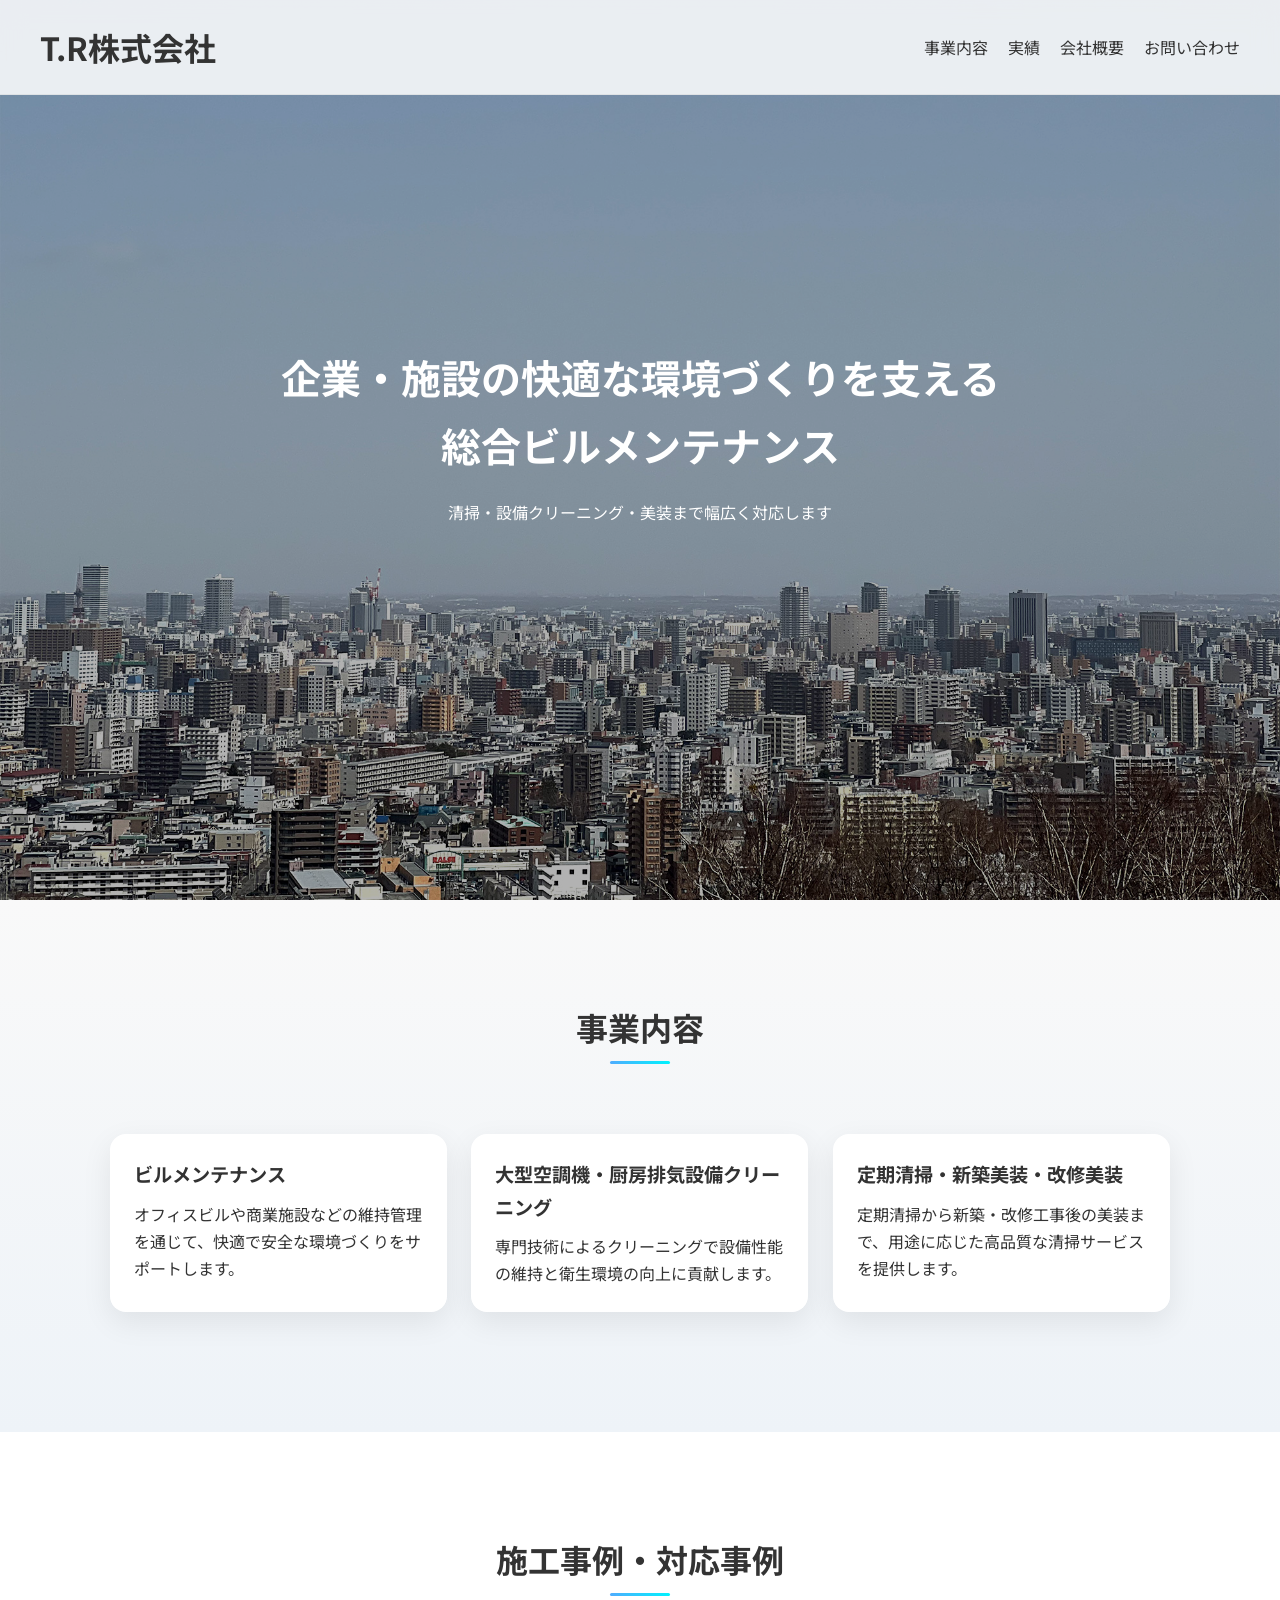
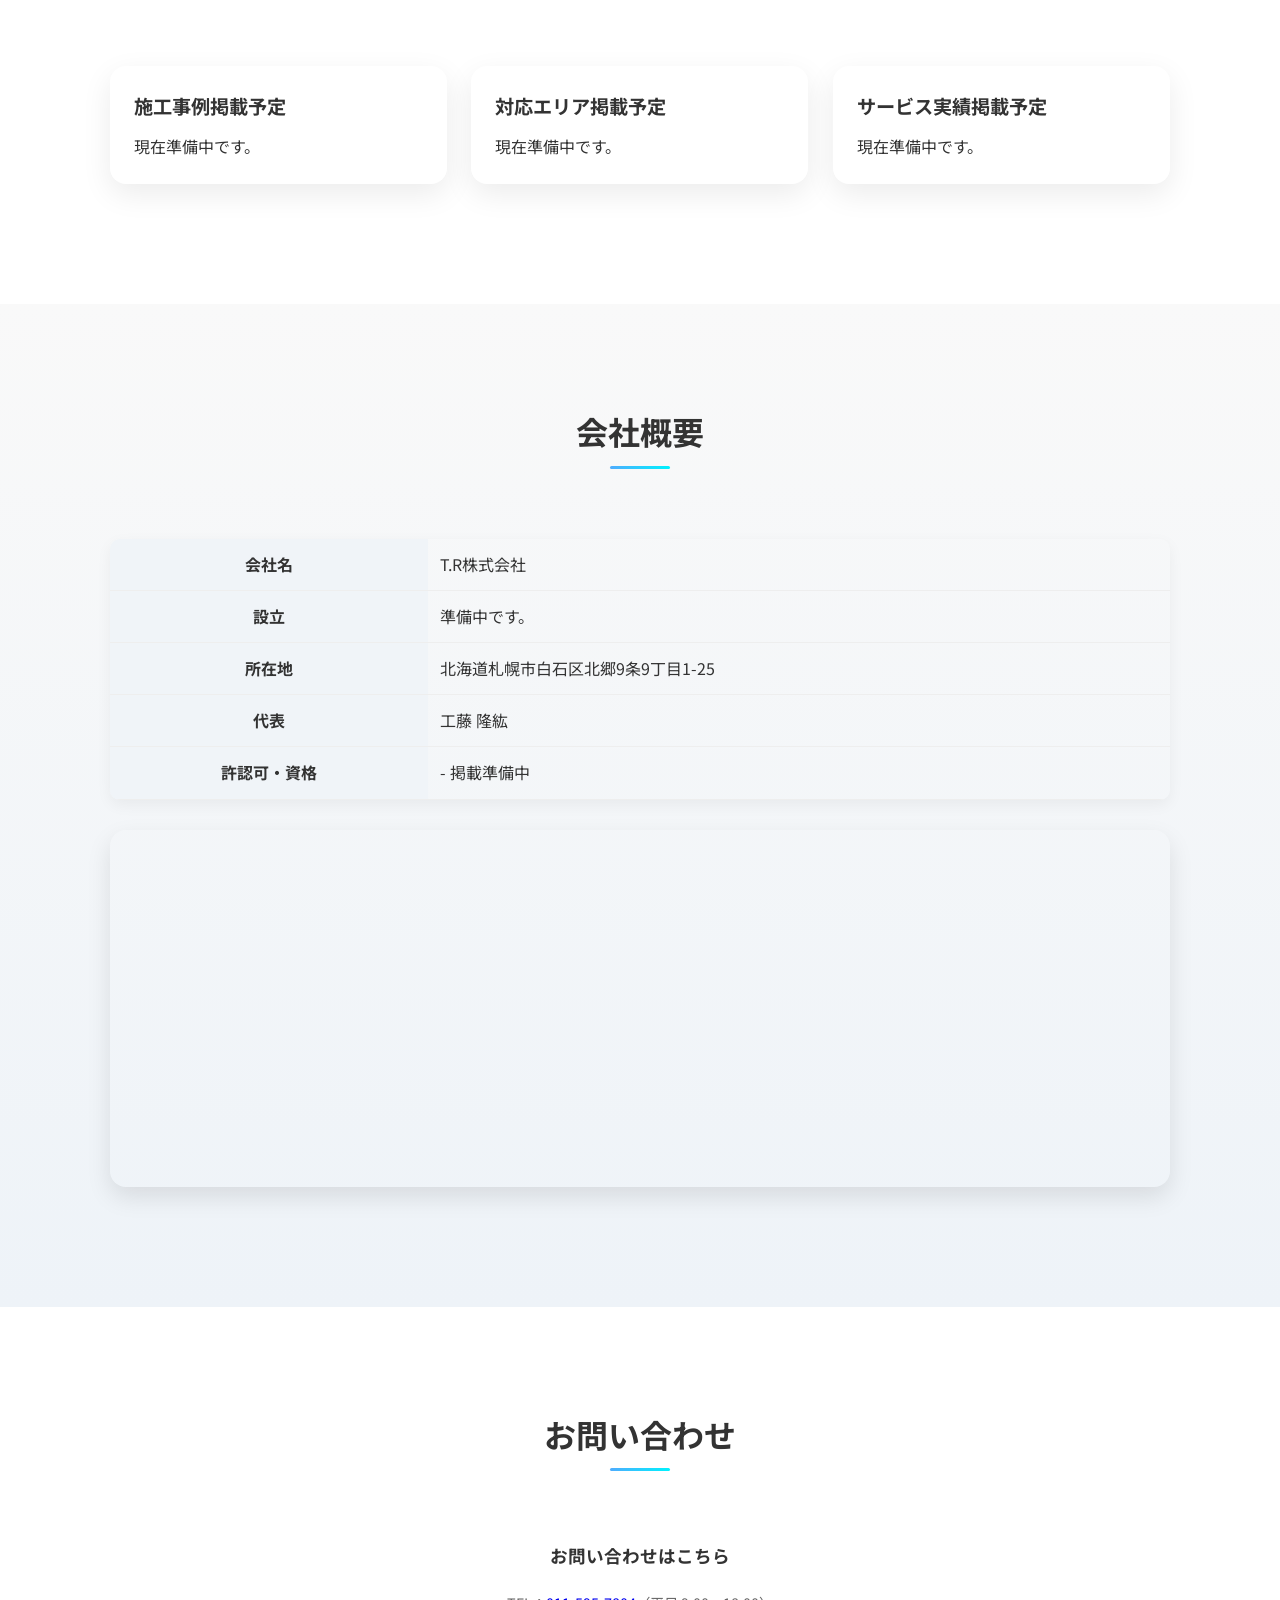
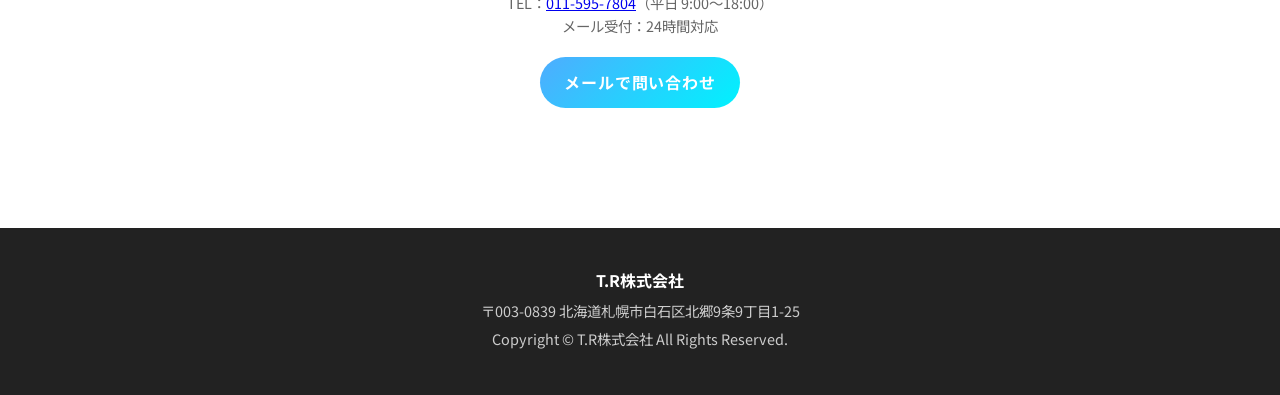
<file: index.html>
<!DOCTYPE html>
<html lang="ja">

<head>
	<meta charset="UTF-8">
	<meta name="viewport" content="width=device-width, initial-scale=1.0">
	<title>T.R株式会社 | 総合ビルメンテナンス</title>
	<link href="https://fonts.googleapis.com/css2?family=Noto+Sans+JP:wght@400;700&display=swap" rel="stylesheet">
	<link rel="stylesheet" href="assets/css/styles.css?v=2">
</head>

<body>
	<!-- ヘッダー -->
	<header class="header">
		<div class="container nav">
			<h1 class="logo">T.R株式会社</h1>
			<button class="menu-btn">☰</button>
			<div class="overlay"></div>
			<ul class="nav-list">
				<li><a href="#service">事業内容</a></li>
				<li><a href="#works">実績</a></li>
				<li><a href="#about">会社概要</a></li>
				<li><a href="#contact">お問い合わせ</a></li>
			</ul>
		</div>
	</header>

	<!-- ヒーローセクション -->
	<section class="hero">
		<div class="hero-inner">
			<h2>企業・施設の快適な環境づくりを支える<br>
				総合ビルメンテナンス</h2>
			<p>清掃・設備クリーニング・美装まで幅広く対応します</p>
			<!-- <a href="#contact" class="btn">お問い合わせ</a> -->
		</div>
	</section>

	<!-- 事業内容セクション -->
	<section id="service" class="section">
		<h2 class="section-title">事業内容</h2>
		<div class="container grid">
			<div class="card fade">
				<h3>ビルメンテナンス</h3>
				<p>オフィスビルや商業施設などの維持管理を通じて、快適で安全な環境づくりをサポートします。</p>
			</div>
			<div class="card fade">
				<h3>大型空調機・厨房排気設備クリーニング</h3>
				<p>専門技術によるクリーニングで設備性能の維持と衛生環境の向上に貢献します。</p>
			</div>
			<div class="card fade">
				<h3>定期清掃・新築美装・改修美装</h3>
				<p>定期清掃から新築・改修工事後の美装まで、用途に応じた高品質な清掃サービスを提供します。</p>
			</div>
		</div>
	</section>

	<!-- 施工事例セクション -->
	<section id="works" class="section">
		<h2 class="section-title">施工事例・対応事例</h2>
		<div class="container grid">
			<div class="card fade">
				<h3>施工事例掲載予定</h3>
				<p>現在準備中です。</p>
			</div>
			<div class="card fade">
				<h3>対応エリア掲載予定</h3>
				<p>現在準備中です。</p>
			</div>
			<div class="card fade">
				<h3>サービス実績掲載予定</h3>
				<p>現在準備中です。</p>
			</div>
		</div>
	</section>

	<!-- 会社概要セクション -->
	<section id="about" class="section">
		<h2 class="section-title">会社概要</h2>
		<div class="container">
			<table class="table">
				<tr>
					<th>会社名</th>
					<td>T.R株式会社</td>
				</tr>
				<tr>
					<th>設立</th>
					<td>準備中です。</td>
				</tr>
				<tr>
					<th>所在地</th>
					<td>北海道札幌市白石区北郷9条9丁目1-25</td>
				</tr>
				<tr>
					<th>代表</th>
					<td>工藤 隆紘</td>
				</tr>
				<tr>
					<th>許認可・資格</th>
					<td>
						- 掲載準備中<br>
					</td>
				</tr>
			</table>

			<!-- Googleマップ -->
			<div class="google-map">
				<iframe
					src="https://www.google.com/maps?q=北海道札幌市白石区北郷9条9丁目1-25&output=embed"
					width="100%"
					height="350"
					style="border:0;"
					loading="lazy">
				</iframe>
			</div>
		</div>
	</section>

	<!-- お問い合わせセクション -->
	<section id="contact" class="section">
		<h2 class="section-title">お問い合わせ</h2>
		<div class="container contact-box">
			<p class="contact-text">お問い合わせはこちら</p>

			<div class="contact-info">
				<p>TEL：<a href="tel:0115957804">011-595-7804</a>（平日 9:00〜18:00）</p>
				<p>メール受付：24時間対応</p>
			</div>

			<a href="#" class="btn">メールで問い合わせ</a>
		</div>
	</section>

	<!-- フッター -->
	<footer class="footer">
		<p>T.R株式会社</p>
		<p>〒003-0839 北海道札幌市白石区北郷9条9丁目1-25</p>
		<p>Copyright © T.R株式会社 All Rights Reserved.</p>
	</footer>

	<!-- JavaScript -->
	<script src="assets/js/main.js?v=2"></script>
</body>

</html>
</file>
<file: assets/css/styles.css>
/* styles.css */
:root {
	--main-color: #4facfe;
	--accent-color: #00f2fe;
	--text-color: #333;
}

* {
	margin: 0;
	padding: 0;
	box-sizing: border-box;
}

html {
	scroll-behavior: smooth;
}

body {
	font-family: 'Noto Sans JP', sans-serif;
	color: var(--text-color);
	line-height: 1.7;
	background: #f5f7fb;
}

body.no-scroll {
	overflow: hidden;
}

.container {
	max-width: 1100px;
	margin: auto;
	padding: 20px;
}

/* =========================
   ヘッダー
========================= */
.header {
	position: fixed;
	width: 100%;
	background: rgba(255, 255, 255, 0.85);
	backdrop-filter: blur(12px);
	border-bottom: 1px solid rgba(0, 0, 0, 0.05);
	z-index: 1000;
	transition: 0.3s;
}

.header.scrolled {
	background: rgba(255, 255, 255, 0.98);
	box-shadow: 0 4px 20px rgba(0, 0, 0, 0.08);
}

.header .container {
	max-width: 100%;
	padding: 20px 40px;
}

.nav {
	display: flex;
	justify-content: space-between;
	align-items: center;
}

.nav-list {
	display: flex;
	gap: 20px;
	list-style: none;
}

.nav a {
	text-decoration: none;
	color: var(--text-color);
	position: relative;
}

.nav a::after {
	content: "";
	position: absolute;
	left: 0;
	bottom: -4px;
	width: 0;
	height: 2px;
	background: var(--main-color);
	transition: 0.3s;
}

.nav a:hover::after {
	width: 100%;
}

.menu-btn {
	display: none;
	font-size: 26px;
	background: none;
	border: none;
	cursor: pointer;
	z-index: 1100;
}

/* =========================
   オーバーレイ
========================= */
.overlay {
	position: fixed;
	inset: 0;
	background: rgba(0, 0, 0, 0.4);
	opacity: 0;
	visibility: hidden;
	transition: 0.3s;
	z-index: 900;
}

.overlay.active {
	opacity: 1;
	visibility: visible;
}

/* =========================
   ヒーロー
========================= */
.hero {
	height: 100vh;
	display: flex;
	justify-content: center;
	align-items: center;
	text-align: center;
	background: url('../img/main.jpg') center/cover no-repeat;
	color: white;
	position: relative;
}

.hero::after {
	content: "";
	position: absolute;
	inset: 0;
	background: rgba(0, 0, 0, 0.3);
}

.hero-inner {
	position: relative;
	z-index: 1;
}

.hero h2 {
	font-size: 2.5rem;
	margin-bottom: 20px;
}

.hero p {
	margin-bottom: 30px;
}

/* =========================
   ボタン
========================= */
.btn {
	padding: 12px 24px;
	background: linear-gradient(135deg, var(--main-color), var(--accent-color));
	color: white;
	border-radius: 30px;
	text-decoration: none;
	font-weight: bold;
	letter-spacing: 0.05em;
	transition: transform 0.2s ease, box-shadow 0.2s ease;
}

.btn:hover {
	transform: translateY(-3px);
	box-shadow: 0 10px 20px rgba(0, 0, 0, 0.2);
}

.btn:active {
	transform: scale(0.96);
	box-shadow: 0 3px 8px rgba(0, 0, 0, 0.2);
}

/* =========================
   セクション
========================= */
.section {
	padding: 100px 20px;
}

.section:nth-of-type(odd) {
	background: #fff;
}

.section:nth-of-type(even) {
	background: linear-gradient(180deg, #f9f9f9, #eef3f8);
}

.section-title {
	text-align: center;
	margin-bottom: 50px;
	font-size: 2rem;
	position: relative;
	display: inline-block;
	left: 50%;
	transform: translateX(-50%);
	padding-bottom: 10px;
}

.section-title::after {
	content: "";
	position: absolute;
	left: 50%;
	transform: translateX(-50%);
	bottom: 0;
	width: 60px;
	height: 3px;
	background: linear-gradient(90deg, var(--main-color), var(--accent-color));
	border-radius: 2px;
}

/* =========================
   グリッド
========================= */
.grid {
	display: grid;
	grid-template-columns: repeat(auto-fit, minmax(250px, 1fr));
	gap: 24px;
}

/* =========================
   カード
========================= */
.card {
	background: white;
	padding: 24px;
	border-radius: 16px;
	box-shadow: 0 10px 30px rgba(0, 0, 0, 0.08);
	height: 100%;
	transform-style: preserve-3d;
	will-change: transform;
	transition: transform 0.25s ease, box-shadow 0.25s ease;
	position: relative;
	overflow: hidden;
}

.card::before {
	content: "";
	position: absolute;
	inset: 0;
	background: linear-gradient(120deg, transparent, rgba(79, 172, 254, 0.2), transparent);
	opacity: 0;
	transition: 0.3s;
	pointer-events: none;
}

.card:hover::before {
	opacity: 1;
}

.card:hover {
	transform: translateY(-8px) scale(1.02);
	box-shadow: 0 20px 40px rgba(0, 0, 0, 0.15);
}

.card h3 {
	margin-bottom: 10px;
	font-size: 1.2rem;
}

/* =========================
   テーブル
========================= */
.table {
	width: 100%;
	border-collapse: collapse;
	border-radius: 10px;
	overflow: hidden;
	box-shadow: 0 5px 15px rgba(0, 0, 0, 0.05);
}

.table th,
.table td {
	padding: 12px;
	border-bottom: 1px solid #eee;
}

.table th {
	width: 30%;
	background: #f0f4f8;
}

/* =========================
   Googleマップ
========================= */
.google-map {
	margin-top: 30px;
	border-radius: 16px;
	overflow: hidden;
	box-shadow: 0 10px 25px rgba(0, 0, 0, 0.1);
}

/* =========================
   お問い合わせ
========================= */
.contact-box {
	text-align: center;
	display: flex;
	flex-direction: column;
	align-items: center;
	gap: 20px;
}

.contact-text {
	font-size: 1.1rem;
	font-weight: bold;
}

.contact-info {
	font-size: 0.9rem;
	color: #666;
	line-height: 1.6;
}

/* =========================
   フッター
========================= */
.footer {
	background: #222;
	color: #ccc;
	text-align: center;
	padding: 40px 20px;
	font-size: 0.9rem;
	line-height: 1.6;
}

.footer p {
	margin-bottom: 5px;
}

.footer p:first-child {
	color: #fff;
	font-weight: bold;
	font-size: 1rem;
}

/* =========================
   アニメーション
========================= */
.fade {
	opacity: 0;
	transform: translateY(30px);
	transition: opacity 0.8s ease, transform 0.6s ease;
}

.fade.show {
	opacity: 1;
	transform: translateY(0);
}

/* =========================
   レスポンシブ
========================= */
@media (max-width: 768px) {
	.hero h2 {
		font-size: 1.8rem;
	}

	.menu-btn {
		display: block;
	}

	.nav-list {
		position: fixed;
		top: 0;
		right: -250px;
		width: 250px;
		height: 100vh;
		background: white;
		flex-direction: column;
		align-items: flex-start;
		gap: 20px;
		padding: 80px 20px;
		transition: 0.3s;
		z-index: 1000;
	}

	.nav-list.active {
		right: 0;
	}

	.nav-list li {
		width: 100%;
	}

	.nav-list a {
		display: block;
		width: 100%;
		padding: 10px 0;
		border-bottom: 1px solid #eee;
	}

	.table,
	.table tbody,
	.table tr,
	.table th,
	.table td {
		display: block;
		width: 100%;
	}

	.table tr {
		margin-bottom: 15px;
		border-bottom: 2px solid #eee;
	}

	.table th {
		font-weight: bold;
		background: #f5f5f5;
		padding: 8px;
	}

	.table td {
		padding: 8px;
		text-align: center;
	}
}
</file>
